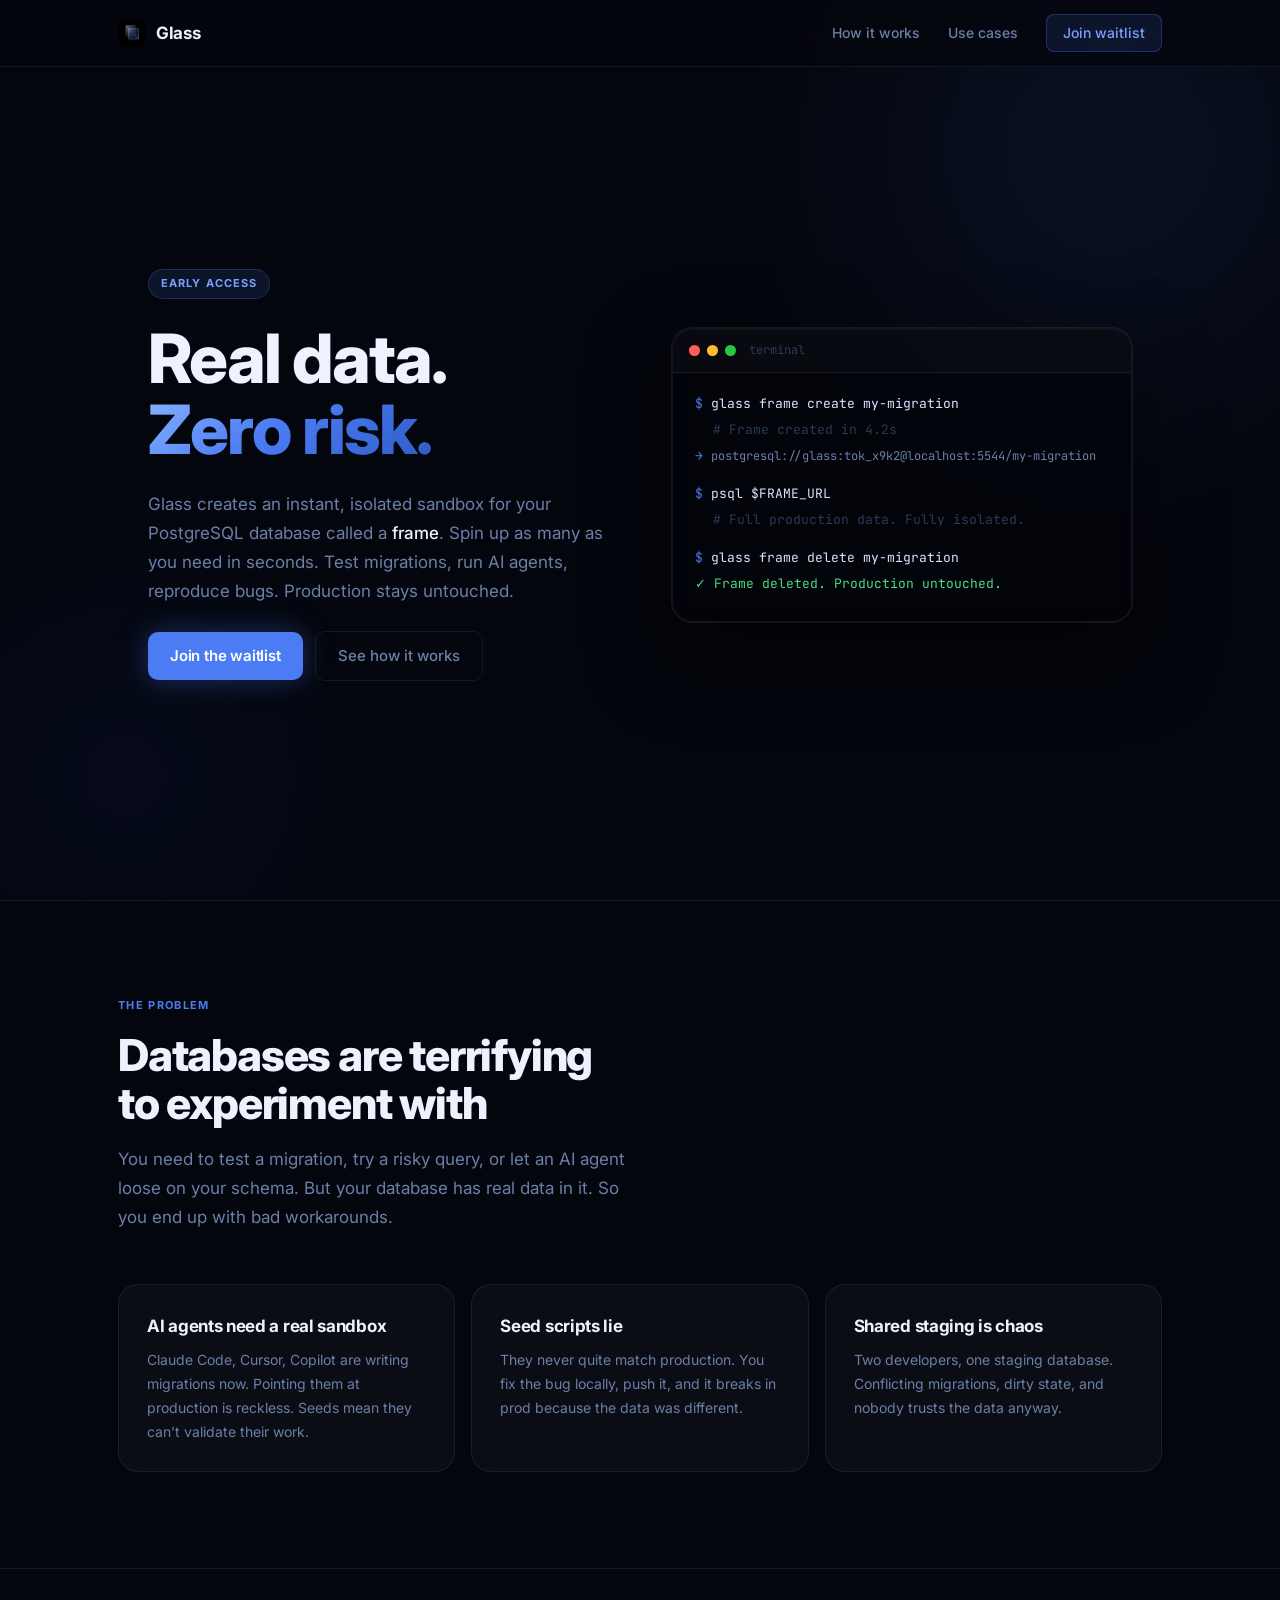
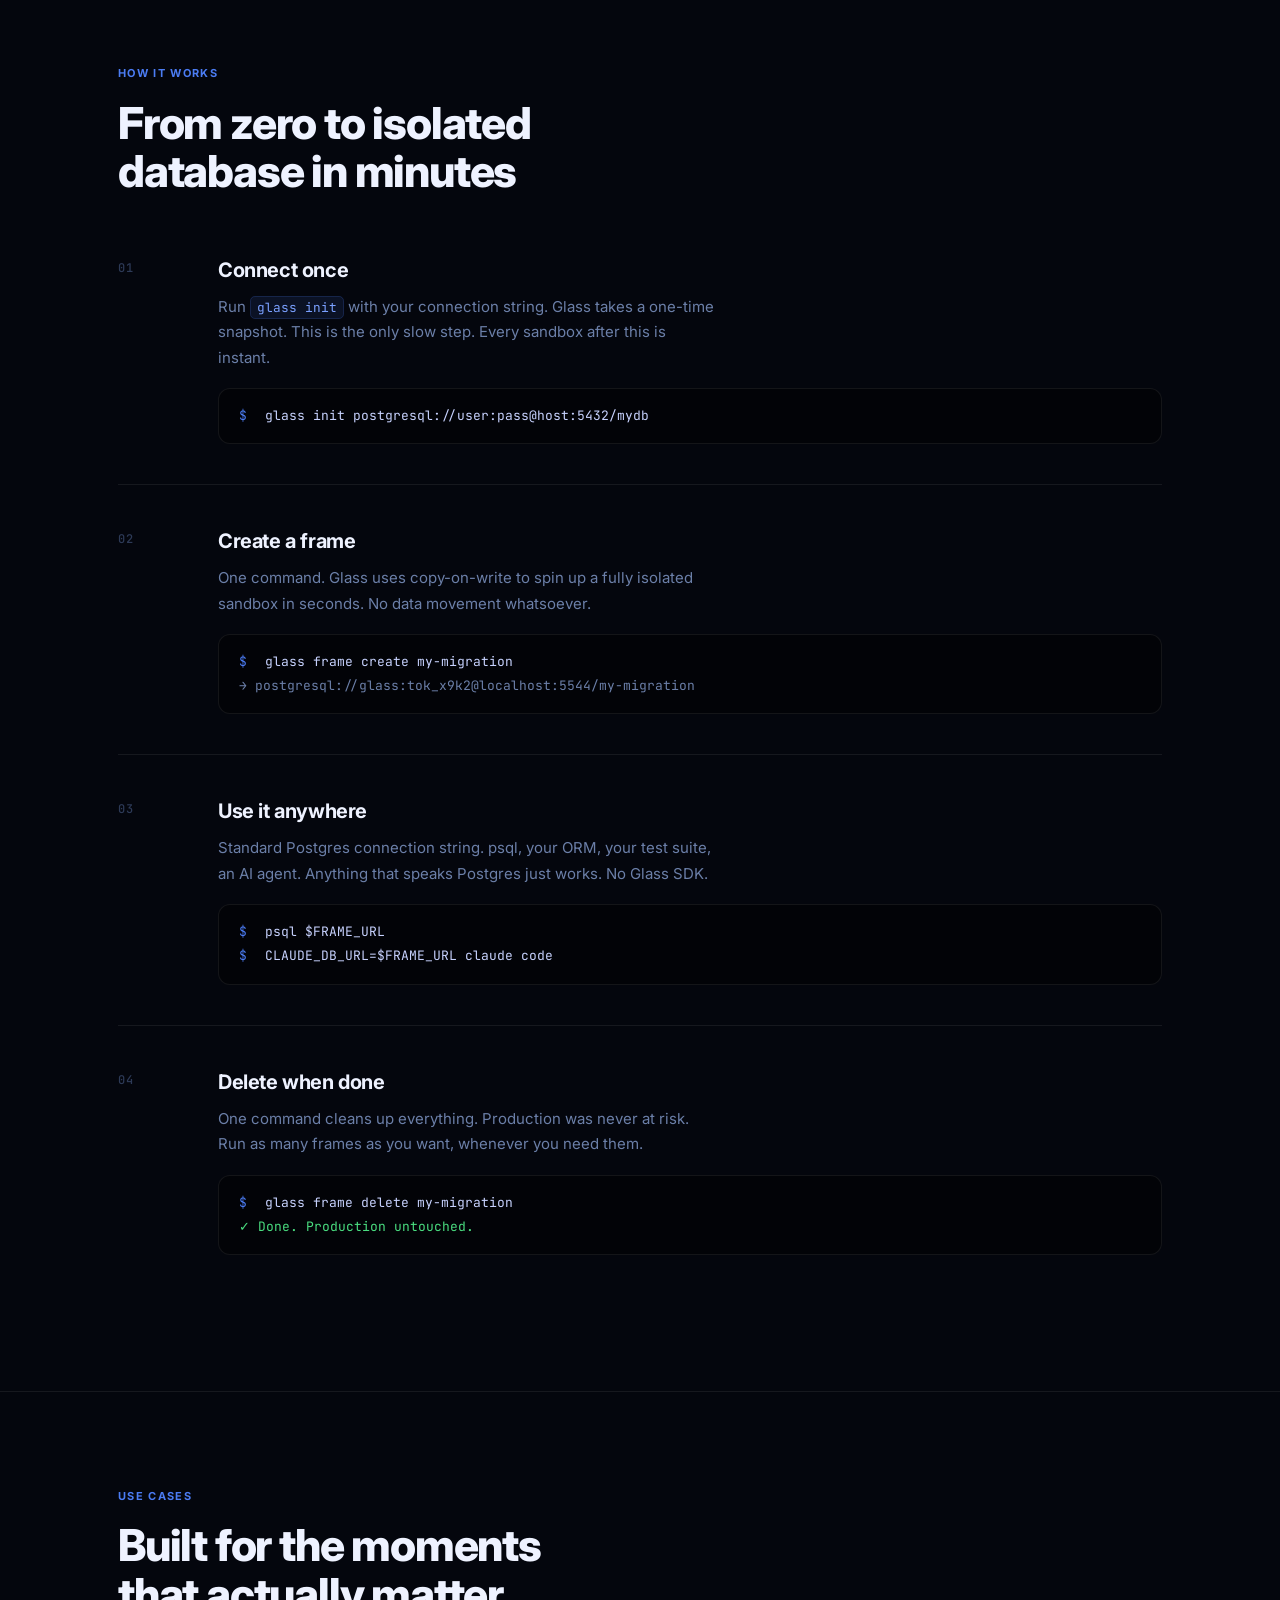
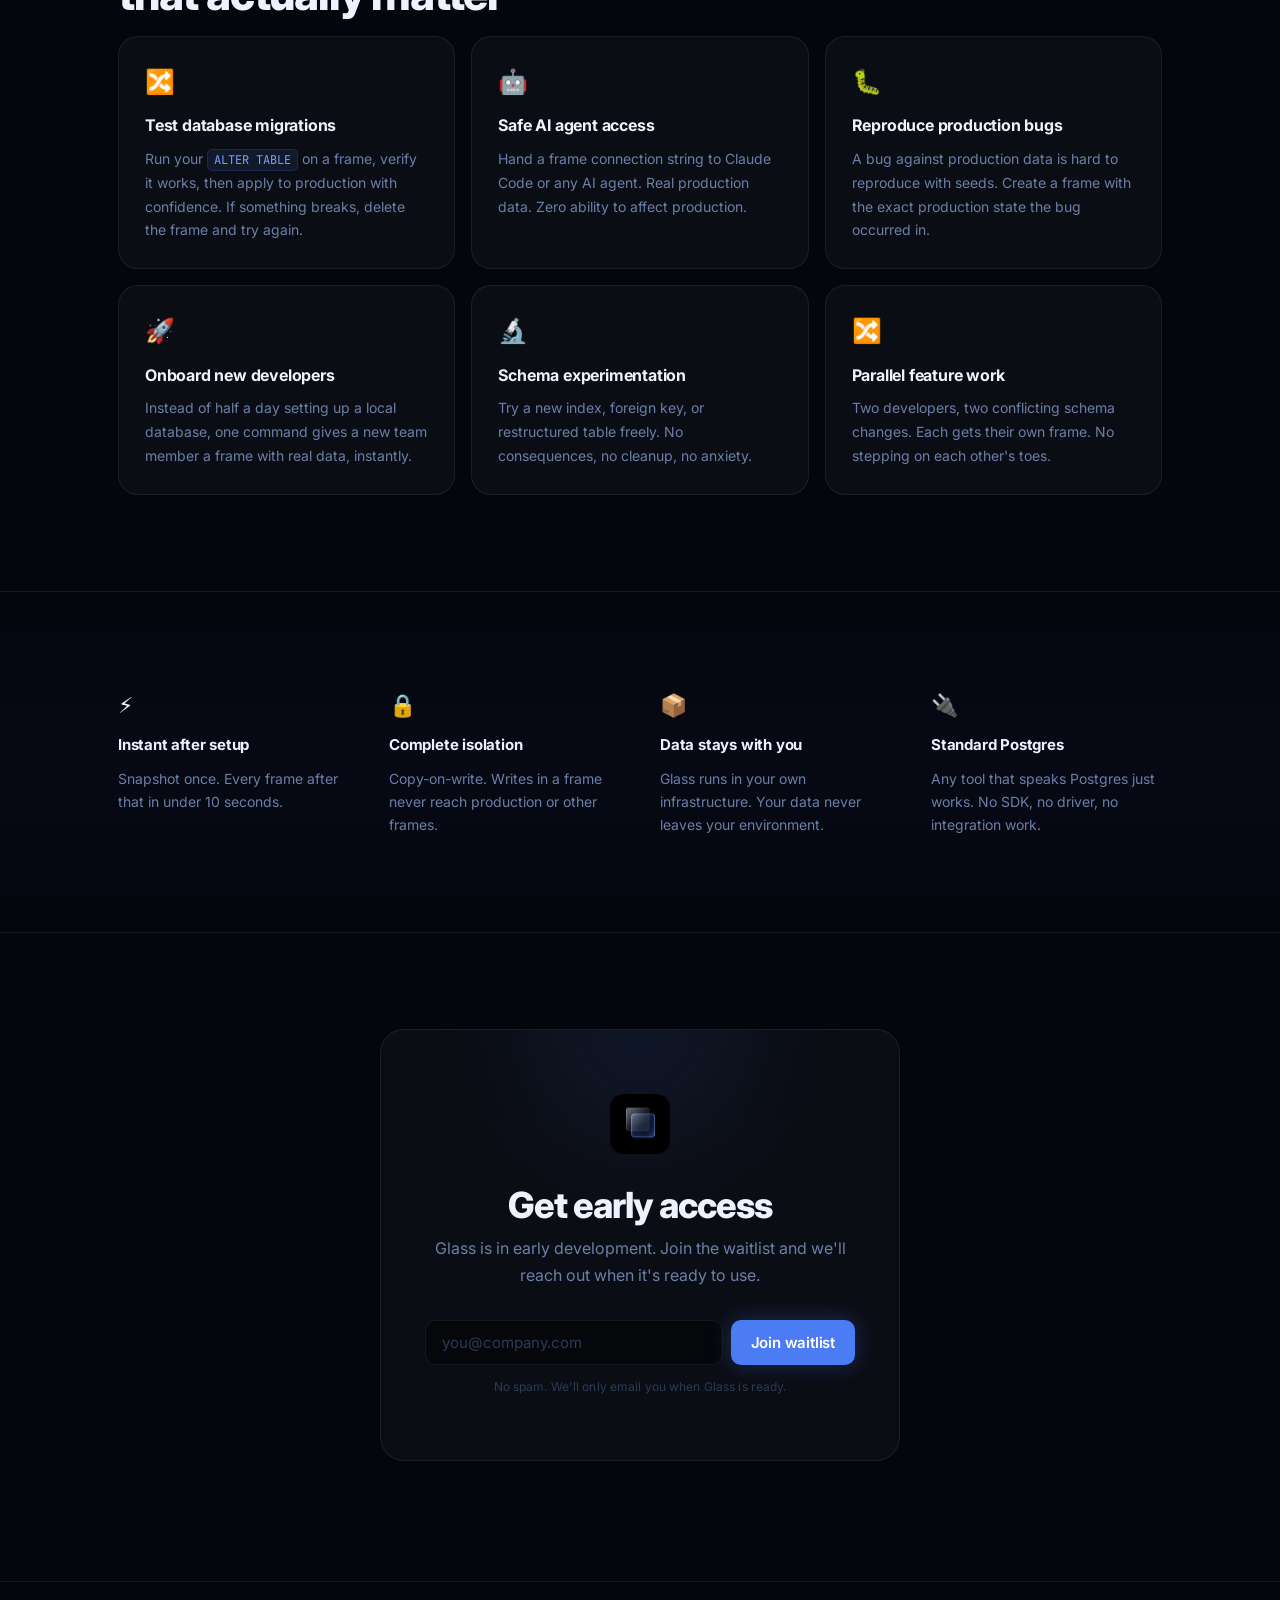
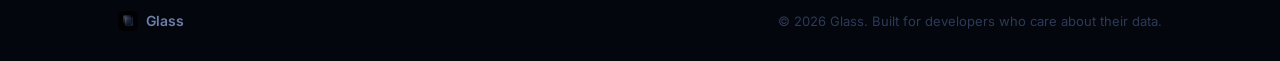
<file: index.html>
<!DOCTYPE html>
<html lang="en">
<head>
  <meta charset="UTF-8" />
  <meta name="viewport" content="width=device-width, initial-scale=1.0" />
  <meta name="description" content="Glass creates instant, isolated PostgreSQL sandboxes called frames in seconds. Test migrations, run AI agents, reproduce bugs. Production stays untouched." />
  <meta property="og:title" content="Glass | Instant isolated PostgreSQL sandboxes" />
  <meta property="og:description" content="Real data. Zero risk. Glass gives you instant, isolated Postgres sandboxes via copy-on-write. No data movement, no production risk." />
  <meta property="og:image" content="assets/logo.png" />
  <title>Glass | Instant isolated PostgreSQL sandboxes</title>
  <link rel="preconnect" href="https://fonts.googleapis.com" />
  <link rel="preconnect" href="https://fonts.gstatic.com" crossorigin />
  <link href="https://fonts.googleapis.com/css2?family=Inter:wght@400;500;600;700;800&family=JetBrains+Mono:wght@400;500&display=swap" rel="stylesheet" />
  <link rel="stylesheet" href="style.css" />
  <link rel="icon" type="image/png" href="assets/logo.png" />
</head>
<body>

  <!-- NAV -->
  <nav>
    <div class="nav-inner">
      <a class="nav-brand" href="#">
        <img src="assets/logo.png" alt="Glass logo" width="28" height="28" />
        <span>Glass</span>
      </a>
      <div class="nav-links">
        <a href="#how-it-works">How it works</a>
        <a href="#use-cases">Use cases</a>
        <a href="#waitlist" class="btn-nav">Join waitlist</a>
      </div>
    </div>
  </nav>

  <!-- HERO -->
  <section class="hero">
    <div class="hero-bg">
      <div class="glow glow-1"></div>
      <div class="glow glow-2"></div>
    </div>
    <div class="container hero-inner">
      <div class="hero-text">
        <div class="pill">Early access</div>
        <h1>Real data.<br /><span class="gradient-text">Zero risk.</span></h1>
        <p class="hero-sub">Glass creates an instant, isolated sandbox for your PostgreSQL database called a <strong>frame</strong>. Spin up as many as you need in seconds. Test migrations, run AI agents, reproduce bugs. Production stays untouched.</p>
        <div class="hero-cta">
          <a href="#waitlist" class="btn-primary">Join the waitlist</a>
          <a href="#how-it-works" class="btn-ghost">See how it works</a>
        </div>
      </div>
      <div class="hero-terminal">
        <div class="terminal-bar">
          <span class="dot dot-red"></span>
          <span class="dot dot-yellow"></span>
          <span class="dot dot-green"></span>
          <span class="terminal-title">terminal</span>
        </div>
        <div class="terminal-body">
          <div class="terminal-line">
            <span class="prompt">$</span>
            <span class="cmd">glass frame create my-migration</span>
          </div>
          <div class="terminal-line">
            <span class="output-dim"># Frame created in 4.2s</span>
          </div>
          <div class="terminal-line">
            <span class="output-blue">→</span>
            <span class="output-mono">postgresql://glass:tok_x9k2@localhost:5544/my-migration</span>
          </div>
          <div class="terminal-line spacer"></div>
          <div class="terminal-line">
            <span class="prompt">$</span>
            <span class="cmd">psql $FRAME_URL</span>
          </div>
          <div class="terminal-line">
            <span class="output-dim"># Full production data. Fully isolated.</span>
          </div>
          <div class="terminal-line spacer"></div>
          <div class="terminal-line">
            <span class="prompt">$</span>
            <span class="cmd">glass frame delete my-migration</span>
          </div>
          <div class="terminal-line">
            <span class="output-green">✓</span>
            <span class="output-green-text">Frame deleted. Production untouched.</span>
          </div>
        </div>
      </div>
    </div>
  </section>

  <!-- PROBLEM -->
  <section class="section problem" id="problem">
    <div class="container">
      <div class="section-label">The problem</div>
      <h2>Databases are terrifying<br />to experiment with</h2>
      <p class="section-sub">You need to test a migration, try a risky query, or let an AI agent loose on your schema. But your database has real data in it. So you end up with bad workarounds.</p>
      <div class="problem-grid">
        <div class="glass-card">
          <h3>AI agents need a real sandbox</h3>
          <p>Claude Code, Cursor, Copilot are writing migrations now. Pointing them at production is reckless. Seeds mean they can't validate their work.</p>
        </div>
        <div class="glass-card">
          <h3>Seed scripts lie</h3>
          <p>They never quite match production. You fix the bug locally, push it, and it breaks in prod because the data was different.</p>
        </div>
        <div class="glass-card">
          <h3>Shared staging is chaos</h3>
          <p>Two developers, one staging database. Conflicting migrations, dirty state, and nobody trusts the data anyway.</p>
        </div>
      </div>
    </div>
  </section>

  <!-- HOW IT WORKS -->
  <section class="section" id="how-it-works">
    <div class="container">
      <div class="section-label">How it works</div>
      <h2>From zero to isolated<br />database in minutes</h2>
      <div class="steps">
        <div class="step">
          <div class="step-num">01</div>
          <div class="step-content">
            <h3>Connect once</h3>
            <p>Run <code>glass init</code> with your connection string. Glass takes a one-time snapshot. This is the only slow step. Every sandbox after this is instant.</p>
            <div class="code-block">
              <span class="cb-prompt">$</span> glass init postgresql://user:pass@host:5432/mydb
            </div>
          </div>
        </div>
        <div class="step">
          <div class="step-num">02</div>
          <div class="step-content">
            <h3>Create a frame</h3>
            <p>One command. Glass uses copy-on-write to spin up a fully isolated sandbox in seconds. No data movement whatsoever.</p>
            <div class="code-block">
              <span class="cb-prompt">$</span> glass frame create my-migration<br />
              <span class="cb-out">→ postgresql://glass:tok_x9k2@localhost:5544/my-migration</span>
            </div>
          </div>
        </div>
        <div class="step">
          <div class="step-num">03</div>
          <div class="step-content">
            <h3>Use it anywhere</h3>
            <p>Standard Postgres connection string. psql, your ORM, your test suite, an AI agent. Anything that speaks Postgres just works. No Glass SDK.</p>
            <div class="code-block">
              <span class="cb-prompt">$</span> psql $FRAME_URL<br />
              <span class="cb-prompt">$</span> CLAUDE_DB_URL=$FRAME_URL claude code
            </div>
          </div>
        </div>
        <div class="step">
          <div class="step-num">04</div>
          <div class="step-content">
            <h3>Delete when done</h3>
            <p>One command cleans up everything. Production was never at risk. Run as many frames as you want, whenever you need them.</p>
            <div class="code-block">
              <span class="cb-prompt">$</span> glass frame delete my-migration<br />
              <span class="cb-ok">✓ Done. Production untouched.</span>
            </div>
          </div>
        </div>
      </div>
    </div>
  </section>

  <!-- USE CASES -->
  <section class="section" id="use-cases">
    <div class="container">
      <div class="section-label">Use cases</div>
      <h2>Built for the moments<br />that actually matter</h2>
      <div class="cases-grid">
        <div class="case-card">
          <div class="case-icon">🔀</div>
          <h3>Test database migrations</h3>
          <p>Run your <code>ALTER TABLE</code> on a frame, verify it works, then apply to production with confidence. If something breaks, delete the frame and try again.</p>
        </div>
        <div class="case-card">
          <div class="case-icon">🤖</div>
          <h3>Safe AI agent access</h3>
          <p>Hand a frame connection string to Claude Code or any AI agent. Real production data. Zero ability to affect production.</p>
        </div>
        <div class="case-card">
          <div class="case-icon">🐛</div>
          <h3>Reproduce production bugs</h3>
          <p>A bug against production data is hard to reproduce with seeds. Create a frame with the exact production state the bug occurred in.</p>
        </div>
        <div class="case-card">
          <div class="case-icon">🚀</div>
          <h3>Onboard new developers</h3>
          <p>Instead of half a day setting up a local database, one command gives a new team member a frame with real data, instantly.</p>
        </div>
        <div class="case-card">
          <div class="case-icon">🔬</div>
          <h3>Schema experimentation</h3>
          <p>Try a new index, foreign key, or restructured table freely. No consequences, no cleanup, no anxiety.</p>
        </div>
        <div class="case-card">
          <div class="case-icon">🔀</div>
          <h3>Parallel feature work</h3>
          <p>Two developers, two conflicting schema changes. Each gets their own frame. No stepping on each other's toes.</p>
        </div>
      </div>
    </div>
  </section>

  <!-- FEATURES -->
  <section class="section features-section">
    <div class="container">
      <div class="features-grid">
        <div class="feature">
          <div class="feature-icon">⚡</div>
          <h3>Instant after setup</h3>
          <p>Snapshot once. Every frame after that in under 10 seconds.</p>
        </div>
        <div class="feature">
          <div class="feature-icon">🔒</div>
          <h3>Complete isolation</h3>
          <p>Copy-on-write. Writes in a frame never reach production or other frames.</p>
        </div>
        <div class="feature">
          <div class="feature-icon">📦</div>
          <h3>Data stays with you</h3>
          <p>Glass runs in your own infrastructure. Your data never leaves your environment.</p>
        </div>
        <div class="feature">
          <div class="feature-icon">🔌</div>
          <h3>Standard Postgres</h3>
          <p>Any tool that speaks Postgres just works. No SDK, no driver, no integration work.</p>
        </div>
      </div>
    </div>
  </section>

  <!-- WAITLIST -->
  <section class="section waitlist-section" id="waitlist">
    <div class="container">
      <div class="waitlist-card">
        <div class="glow glow-waitlist"></div>
        <img src="assets/logo.png" alt="Glass" class="waitlist-logo" />
        <h2>Get early access</h2>
        <p class="waitlist-sub">Glass is in early development. Join the waitlist and we'll reach out when it's ready to use.</p>

        <form
          action="https://ualberta.us12.list-manage.com/subscribe/post?u=8387bfa9b03f92a4cc83db1f4&amp;id=60e48edbc3&amp;f_id=0095c0e1f0"
          method="post"
          id="mc-embedded-subscribe-form"
          name="mc-embedded-subscribe-form"
          class="waitlist-form"
          target="_blank"
        >
          <div class="form-row">
            <input
              type="email"
              name="EMAIL"
              id="mce-EMAIL"
              placeholder="you@company.com"
              required
            />
            <button type="submit" name="subscribe" id="mc-embedded-subscribe">
              Join waitlist
            </button>
          </div>
          <!-- Mailchimp anti-bot honeypot — do not remove -->
          <div style="position:absolute;left:-5000px" aria-hidden="true">
            <input type="text" name="b_8387bfa9b03f92a4cc83db1f4_60e48edbc3" tabindex="-1" value="" />
          </div>
          <p class="form-note">No spam. We'll only email you when Glass is ready.</p>
        </form>
      </div>
    </div>
  </section>

  <!-- FOOTER -->
  <footer>
    <div class="container">
      <div class="footer-inner">
        <a class="footer-brand" href="#">
          <img src="assets/logo.png" alt="Glass" width="20" height="20" />
          <span>Glass</span>
        </a>
        <p class="footer-copy">© 2026 Glass. Built for developers who care about their data.</p>
      </div>
    </div>
  </footer>

  <script>
    document.getElementById('mc-embedded-subscribe-form').addEventListener('submit', function () {
      var email = document.getElementById('mce-EMAIL');
      if (email.checkValidity()) {
        setTimeout(function () {
          document.querySelector('.waitlist-form').innerHTML =
            '<div class="form-success">✓ You\'re on the list. We\'ll be in touch when Glass is ready.</div>';
        }, 150);
      }
    });
  </script>

</body>
</html>
</file>
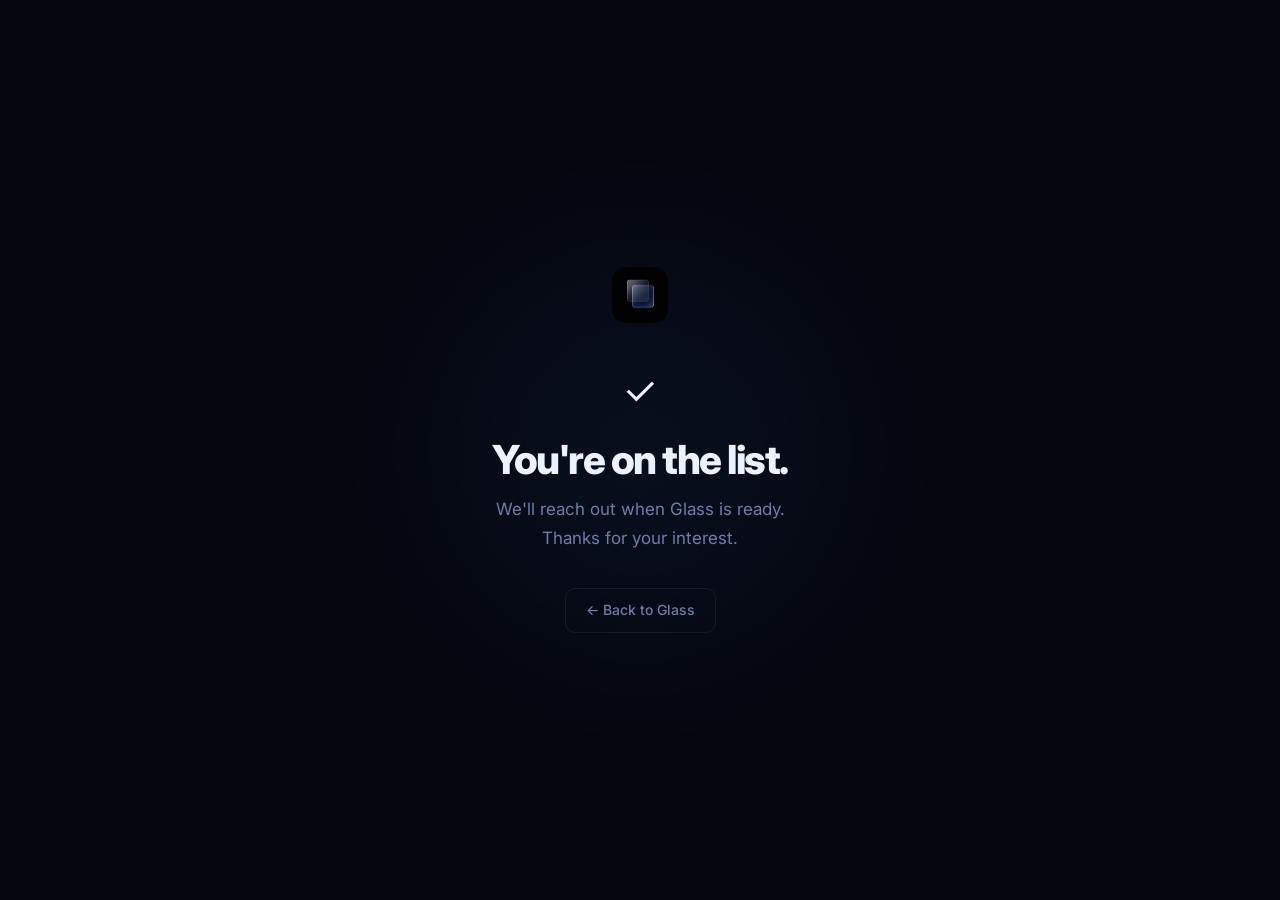
<file: thanks.html>
<!DOCTYPE html>
<html lang="en">
<head>
  <meta charset="UTF-8" />
  <meta name="viewport" content="width=device-width, initial-scale=1.0" />
  <title>You're on the list — Glass</title>
  <link rel="preconnect" href="https://fonts.googleapis.com" />
  <link rel="preconnect" href="https://fonts.gstatic.com" crossorigin />
  <link href="https://fonts.googleapis.com/css2?family=Inter:wght@400;500;600;700;800&display=swap" rel="stylesheet" />
  <link rel="stylesheet" href="style.css" />
  <link rel="icon" type="image/png" href="assets/logo.png" />
  <style>
    .thanks-wrap {
      min-height: 100vh;
      display: flex;
      align-items: center;
      justify-content: center;
      padding: 40px 24px;
      position: relative;
      overflow: hidden;
    }
    .thanks-bg-glow {
      position: absolute;
      width: 600px;
      height: 600px;
      background: radial-gradient(circle, #3b6fd4 0%, transparent 70%);
      opacity: 0.1;
      top: 50%;
      left: 50%;
      transform: translate(-50%, -50%);
      border-radius: 50%;
      filter: blur(60px);
      pointer-events: none;
    }
    .thanks-card {
      position: relative;
      z-index: 1;
      text-align: center;
      max-width: 480px;
    }
    .thanks-card img {
      width: 56px;
      height: 56px;
      border-radius: 14px;
      margin-bottom: 28px;
    }
    .thanks-check {
      font-size: 40px;
      margin-bottom: 16px;
    }
    .thanks-card h1 {
      font-size: 40px;
      font-weight: 800;
      letter-spacing: -1.5px;
      margin-bottom: 14px;
    }
    .thanks-card p {
      font-size: 17px;
      color: var(--text-muted);
      line-height: 1.7;
      margin-bottom: 36px;
    }
    .thanks-back {
      display: inline-flex;
      align-items: center;
      gap: 6px;
      color: var(--text-muted);
      text-decoration: none;
      font-size: 14px;
      font-weight: 500;
      border: 1px solid var(--border);
      padding: 10px 20px;
      border-radius: 10px;
      transition: color 0.15s, border-color 0.15s;
    }
    .thanks-back:hover {
      color: var(--text);
      border-color: rgba(255,255,255,0.14);
    }
  </style>
</head>
<body>
  <div class="thanks-wrap">
    <div class="thanks-bg-glow"></div>
    <div class="thanks-card">
      <img src="assets/logo.png" alt="Glass" />
      <div class="thanks-check">✓</div>
      <h1>You're on the list.</h1>
      <p>We'll reach out when Glass is ready.<br />Thanks for your interest.</p>
      <a href="/" class="thanks-back">← Back to Glass</a>
    </div>
  </div>
</body>
</html>
</file>
<file: style.css>
/* ===== RESET & BASE ===== */
*, *::before, *::after {
  box-sizing: border-box;
  margin: 0;
  padding: 0;
}

:root {
  --bg:           #04060d;
  --bg-card:      rgba(255, 255, 255, 0.03);
  --border:       rgba(255, 255, 255, 0.07);
  --border-blue:  rgba(75, 124, 243, 0.35);
  --blue:         #4b7cf3;
  --blue-dim:     rgba(75, 124, 243, 0.12);
  --blue-glow:    rgba(75, 124, 243, 0.22);
  --text:         #eef2ff;
  --text-muted:   #6b7fa8;
  --text-dim:     #2d3a57;
  --sans:         'Inter', system-ui, -apple-system, sans-serif;
  --mono:         'JetBrains Mono', 'Fira Code', 'Menlo', monospace;
  --radius:       12px;
  --radius-lg:    20px;
}

html {
  scroll-behavior: smooth;
}

body {
  background: var(--bg);
  color: var(--text);
  font-family: var(--sans);
  font-size: 16px;
  line-height: 1.6;
  overflow-x: hidden;
  -webkit-font-smoothing: antialiased;
  -moz-osx-font-smoothing: grayscale;
}

.container {
  max-width: 1100px;
  margin: 0 auto;
  padding: 0 28px;
}


/* ===== NAV ===== */
nav {
  position: fixed;
  top: 0;
  left: 0;
  right: 0;
  z-index: 100;
  padding: 14px 0;
  border-bottom: 1px solid var(--border);
  backdrop-filter: blur(20px);
  -webkit-backdrop-filter: blur(20px);
  background: rgba(4, 6, 13, 0.75);
}

.nav-inner {
  max-width: 1100px;
  margin: 0 auto;
  padding: 0 28px;
  display: flex;
  align-items: center;
  justify-content: space-between;
}

.nav-brand {
  display: flex;
  align-items: center;
  gap: 10px;
  text-decoration: none;
  color: var(--text);
  font-weight: 700;
  font-size: 17px;
  letter-spacing: -0.3px;
}

.nav-brand img {
  border-radius: 7px;
}

.nav-links {
  display: flex;
  align-items: center;
  gap: 28px;
}

.nav-links a {
  color: var(--text-muted);
  text-decoration: none;
  font-size: 14px;
  font-weight: 500;
  transition: color 0.15s;
}

.nav-links a:hover {
  color: var(--text);
}

.btn-nav {
  background: var(--blue-dim) !important;
  border: 1px solid rgba(75, 124, 243, 0.28) !important;
  color: #7aa0ff !important;
  padding: 7px 16px !important;
  border-radius: 8px !important;
  transition: background 0.15s, border-color 0.15s !important;
}

.btn-nav:hover {
  background: rgba(75, 124, 243, 0.2) !important;
  border-color: rgba(75, 124, 243, 0.5) !important;
  color: #93b4ff !important;
}


/* ===== HERO ===== */
.hero {
  position: relative;
  padding: 130px 0 80px;
  min-height: 100vh;
  display: flex;
  align-items: center;
  overflow: hidden;
}

.hero-bg {
  position: absolute;
  inset: 0;
  pointer-events: none;
  z-index: 0;
}

.glow {
  position: absolute;
  border-radius: 50%;
  filter: blur(90px);
}

.glow-1 {
  width: 700px;
  height: 700px;
  background: radial-gradient(circle, #3b6fd4 0%, transparent 70%);
  opacity: 0.14;
  top: -200px;
  right: -180px;
}

.glow-2 {
  width: 450px;
  height: 450px;
  background: radial-gradient(circle, #1a3a8f 0%, transparent 70%);
  opacity: 0.18;
  bottom: -100px;
  left: -100px;
}

.hero-inner {
  position: relative;
  z-index: 1;
  display: grid;
  grid-template-columns: 1fr 1fr;
  gap: 64px;
  align-items: center;
}

.hero-text {
  display: flex;
  flex-direction: column;
  gap: 24px;
}

.pill {
  display: inline-flex;
  align-items: center;
  width: fit-content;
  background: var(--blue-dim);
  border: 1px solid rgba(75, 124, 243, 0.25);
  color: #7aa0ff;
  font-size: 11px;
  font-weight: 700;
  letter-spacing: 0.1em;
  text-transform: uppercase;
  padding: 5px 12px;
  border-radius: 100px;
}

h1 {
  font-size: clamp(44px, 5.5vw, 68px);
  font-weight: 800;
  line-height: 1.05;
  letter-spacing: -2px;
}

.gradient-text {
  background: linear-gradient(140deg, #8ab4ff 0%, #4b7cf3 45%, #2d5bc4 100%);
  -webkit-background-clip: text;
  -webkit-text-fill-color: transparent;
  background-clip: text;
}

.hero-sub {
  font-size: 17px;
  color: var(--text-muted);
  line-height: 1.72;
  max-width: 460px;
}

.hero-sub strong {
  color: var(--text);
  font-weight: 500;
}

.hero-cta {
  display: flex;
  align-items: center;
  gap: 12px;
  flex-wrap: wrap;
}

.btn-primary {
  background: var(--blue);
  color: #fff;
  padding: 12px 22px;
  border-radius: 10px;
  font-size: 15px;
  font-weight: 600;
  text-decoration: none;
  letter-spacing: -0.2px;
  transition: background 0.15s, box-shadow 0.15s, transform 0.1s;
  box-shadow: 0 0 28px rgba(75, 124, 243, 0.35);
}

.btn-primary:hover {
  background: #5f8af7;
  box-shadow: 0 0 40px rgba(75, 124, 243, 0.55);
  transform: translateY(-1px);
}

.btn-ghost {
  background: transparent;
  color: var(--text-muted);
  padding: 12px 22px;
  border-radius: 10px;
  font-size: 15px;
  font-weight: 500;
  text-decoration: none;
  border: 1px solid var(--border);
  transition: color 0.15s, border-color 0.15s;
}

.btn-ghost:hover {
  color: var(--text);
  border-color: rgba(255, 255, 255, 0.14);
}

/* Terminal */
.hero-terminal {
  background: rgba(2, 4, 10, 0.65);
  border: 1px solid var(--border);
  border-radius: var(--radius-lg);
  overflow: hidden;
  backdrop-filter: blur(8px);
  -webkit-backdrop-filter: blur(8px);
  box-shadow:
    0 0 0 1px var(--border),
    0 32px 80px rgba(0, 0, 0, 0.5),
    inset 0 1px 0 rgba(255, 255, 255, 0.04);
}

.terminal-bar {
  display: flex;
  align-items: center;
  gap: 7px;
  padding: 12px 16px;
  background: rgba(255, 255, 255, 0.025);
  border-bottom: 1px solid var(--border);
}

.dot {
  width: 11px;
  height: 11px;
  border-radius: 50%;
}

.dot-red    { background: #ff5f57; }
.dot-yellow { background: #febc2e; }
.dot-green  { background: #28c840; }

.terminal-title {
  font-family: var(--mono);
  font-size: 12px;
  color: var(--text-dim);
  margin-left: 6px;
}

.terminal-body {
  padding: 20px 22px 26px;
  display: flex;
  flex-direction: column;
  gap: 4px;
}

.terminal-line {
  font-family: var(--mono);
  font-size: 13px;
  line-height: 1.7;
  display: flex;
  gap: 8px;
  align-items: baseline;
}

.terminal-line.spacer {
  height: 8px;
}

.prompt        { color: var(--blue); user-select: none; flex-shrink: 0; }
.cmd           { color: #dde4ff; }
.output-dim    { color: #2d3a57; padding-left: 18px; }
.output-blue   { color: var(--blue); flex-shrink: 0; }
.output-mono   { color: var(--text-muted); font-size: 12px; word-break: break-all; }
.output-green  { color: #4ade80; flex-shrink: 0; }
.output-green-text { color: #4ade80; }


/* ===== SHARED SECTION ===== */
.section {
  padding: 96px 0;
  border-top: 1px solid var(--border);
}

.section-label {
  font-size: 11px;
  font-weight: 700;
  letter-spacing: 0.12em;
  text-transform: uppercase;
  color: var(--blue);
  margin-bottom: 16px;
}

h2 {
  font-size: clamp(30px, 3.5vw, 44px);
  font-weight: 800;
  letter-spacing: -1.2px;
  line-height: 1.1;
  margin-bottom: 18px;
}

.section-sub {
  font-size: 17px;
  color: var(--text-muted);
  max-width: 520px;
  margin-bottom: 52px;
  line-height: 1.7;
}


/* ===== PROBLEM ===== */
.problem-grid {
  display: grid;
  grid-template-columns: repeat(3, 1fr);
  gap: 16px;
}

.glass-card {
  background: var(--bg-card);
  border: 1px solid var(--border);
  border-radius: var(--radius-lg);
  padding: 28px;
  transition: border-color 0.2s;
}

.glass-card:hover {
  border-color: var(--border-blue);
}

.glass-card h3 {
  font-size: 17px;
  font-weight: 700;
  letter-spacing: -0.3px;
  margin-bottom: 8px;
}

.glass-card p {
  font-size: 14px;
  color: var(--text-muted);
  line-height: 1.7;
}


/* ===== HOW IT WORKS ===== */
.steps {
  display: flex;
  flex-direction: column;
}

.step {
  display: grid;
  grid-template-columns: 72px 1fr;
  gap: 28px;
  padding: 40px 0;
  border-bottom: 1px solid var(--border);
  align-items: start;
}

.step:last-child {
  border-bottom: none;
}

.step-num {
  font-family: var(--mono);
  font-size: 12px;
  font-weight: 500;
  color: var(--text-dim);
  padding-top: 5px;
  letter-spacing: 0.05em;
}

.step-content h3 {
  font-size: 20px;
  font-weight: 700;
  letter-spacing: -0.4px;
  margin-bottom: 8px;
}

.step-content p {
  font-size: 15px;
  color: var(--text-muted);
  line-height: 1.7;
  margin-bottom: 18px;
  max-width: 500px;
}

.code-block {
  font-family: var(--mono);
  font-size: 13px;
  background: rgba(0, 0, 0, 0.45);
  border: 1px solid var(--border);
  border-radius: var(--radius);
  padding: 15px 20px;
  color: #c7d2fe;
  line-height: 1.85;
}

.cb-prompt {
  color: var(--blue);
  margin-right: 10px;
  user-select: none;
}

.cb-out {
  color: var(--text-muted);
}

.cb-ok {
  color: #4ade80;
}

code {
  font-family: var(--mono);
  font-size: 0.85em;
  background: rgba(75, 124, 243, 0.1);
  border: 1px solid rgba(75, 124, 243, 0.18);
  border-radius: 5px;
  padding: 2px 6px;
  color: #7aa0ff;
}


/* ===== USE CASES ===== */
.cases-grid {
  display: grid;
  grid-template-columns: repeat(3, 1fr);
  gap: 16px;
}

.case-card {
  background: var(--bg-card);
  border: 1px solid var(--border);
  border-radius: var(--radius-lg);
  padding: 26px;
  transition: border-color 0.2s;
}

.case-card:hover {
  border-color: var(--border-blue);
}

.case-icon {
  font-size: 24px;
  margin-bottom: 12px;
}

.case-card h3 {
  font-size: 16px;
  font-weight: 700;
  letter-spacing: -0.2px;
  margin-bottom: 8px;
}

.case-card p {
  font-size: 14px;
  color: var(--text-muted);
  line-height: 1.7;
}

.case-card code {
  font-size: 12px;
}


/* ===== FEATURES ===== */
.features-section {
  background: linear-gradient(180deg, transparent 0%, rgba(75, 124, 243, 0.03) 50%, transparent 100%);
}

.features-grid {
  display: grid;
  grid-template-columns: repeat(4, 1fr);
  gap: 40px;
}

.feature {
  display: flex;
  flex-direction: column;
  gap: 10px;
}

.feature-icon {
  font-size: 22px;
}

.feature h3 {
  font-size: 15px;
  font-weight: 700;
  letter-spacing: -0.2px;
}

.feature p {
  font-size: 14px;
  color: var(--text-muted);
  line-height: 1.65;
}


/* ===== WAITLIST ===== */
.waitlist-section {
  padding-bottom: 120px;
}

.waitlist-card {
  position: relative;
  max-width: 520px;
  margin: 0 auto;
  text-align: center;
  background: var(--bg-card);
  border: 1px solid var(--border);
  border-radius: 24px;
  padding: 64px 44px;
  overflow: hidden;
}

.glow-waitlist {
  position: absolute;
  width: 360px;
  height: 360px;
  background: radial-gradient(circle, #3b6fd4 0%, transparent 70%);
  opacity: 0.13;
  top: -180px;
  left: 50%;
  transform: translateX(-50%);
  border-radius: 50%;
  filter: blur(40px);
}

.waitlist-logo {
  width: 60px;
  height: 60px;
  border-radius: 14px;
  margin-bottom: 24px;
  position: relative;
  z-index: 1;
}

.waitlist-card h2 {
  font-size: 36px;
  letter-spacing: -1px;
  margin-bottom: 10px;
  position: relative;
  z-index: 1;
}

.waitlist-sub {
  font-size: 16px;
  color: var(--text-muted);
  line-height: 1.65;
  margin-bottom: 32px;
  position: relative;
  z-index: 1;
}

.waitlist-form {
  position: relative;
  z-index: 1;
}

.form-row {
  display: flex;
  gap: 8px;
  margin-bottom: 12px;
}

.form-row input[type="email"] {
  flex: 1;
  background: rgba(0, 0, 0, 0.45);
  border: 1px solid var(--border);
  border-radius: 10px;
  padding: 12px 16px;
  font-size: 15px;
  font-family: var(--sans);
  color: var(--text);
  outline: none;
  transition: border-color 0.15s;
  min-width: 0;
}

.form-row input[type="email"]::placeholder {
  color: var(--text-dim);
}

.form-row input[type="email"]:focus {
  border-color: rgba(75, 124, 243, 0.55);
}

.form-row button {
  background: var(--blue);
  color: #fff;
  border: none;
  padding: 12px 20px;
  border-radius: 10px;
  font-size: 15px;
  font-weight: 600;
  font-family: var(--sans);
  cursor: pointer;
  white-space: nowrap;
  letter-spacing: -0.2px;
  transition: background 0.15s, box-shadow 0.15s;
  box-shadow: 0 0 22px rgba(75, 124, 243, 0.3);
}

.form-row button:hover {
  background: #5f8af7;
  box-shadow: 0 0 32px rgba(75, 124, 243, 0.5);
}

.form-note {
  font-size: 12px;
  color: var(--text-dim);
  letter-spacing: 0.01em;
}

.form-success {
  color: #4ade80;
  font-size: 16px;
  font-weight: 500;
  padding: 16px 0 4px;
}


/* ===== FOOTER ===== */
footer {
  border-top: 1px solid var(--border);
  padding: 28px 0;
}

.footer-inner {
  display: flex;
  align-items: center;
  justify-content: space-between;
  flex-wrap: wrap;
  gap: 10px;
}

.footer-brand {
  display: flex;
  align-items: center;
  gap: 8px;
  text-decoration: none;
  color: var(--text-muted);
  font-size: 14px;
  font-weight: 600;
  transition: color 0.15s;
}

.footer-brand img {
  border-radius: 5px;
  opacity: 0.7;
}

.footer-brand:hover {
  color: var(--text);
}

.footer-copy {
  font-size: 13px;
  color: var(--text-dim);
}


/* ===== RESPONSIVE ===== */
@media (max-width: 960px) {
  .hero-inner {
    grid-template-columns: 1fr;
    gap: 48px;
  }

  .hero {
    padding: 110px 0 70px;
    min-height: auto;
  }

  .hero-sub {
    max-width: 100%;
  }

  .problem-grid {
    grid-template-columns: 1fr;
  }

  .cases-grid {
    grid-template-columns: repeat(2, 1fr);
  }

  .features-grid {
    grid-template-columns: repeat(2, 1fr);
    gap: 32px;
  }
}

@media (max-width: 640px) {
  .container {
    padding: 0 20px;
  }

  .nav-links a:not(.btn-nav) {
    display: none;
  }

  h1 {
    letter-spacing: -1.5px;
  }

  .step {
    grid-template-columns: 1fr;
    gap: 12px;
  }

  .step-num {
    padding-top: 0;
  }

  .cases-grid {
    grid-template-columns: 1fr;
  }

  .features-grid {
    grid-template-columns: 1fr 1fr;
    gap: 24px;
  }

  .waitlist-card {
    padding: 44px 24px;
  }

  .form-row {
    flex-direction: column;
  }

  .footer-inner {
    flex-direction: column;
    align-items: flex-start;
  }
}

@media (max-width: 400px) {
  .features-grid {
    grid-template-columns: 1fr;
  }
}
</file>
